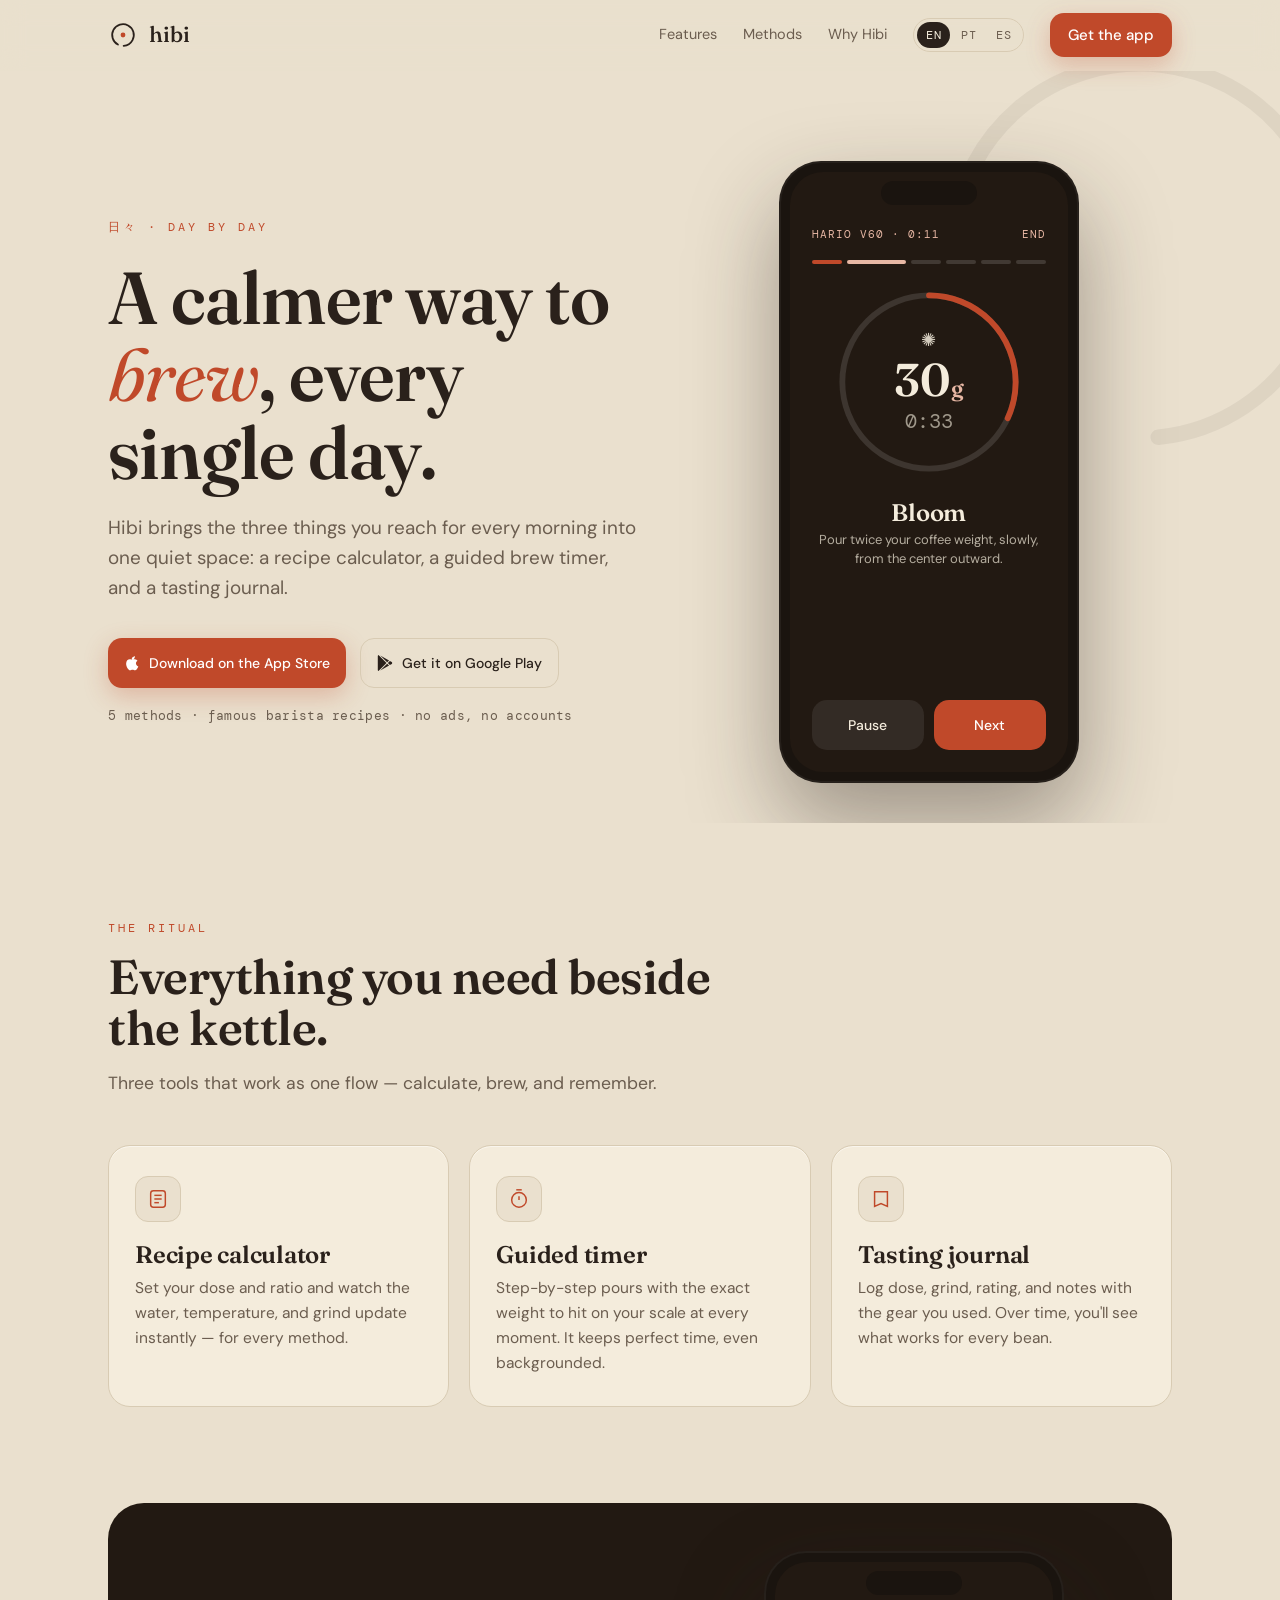
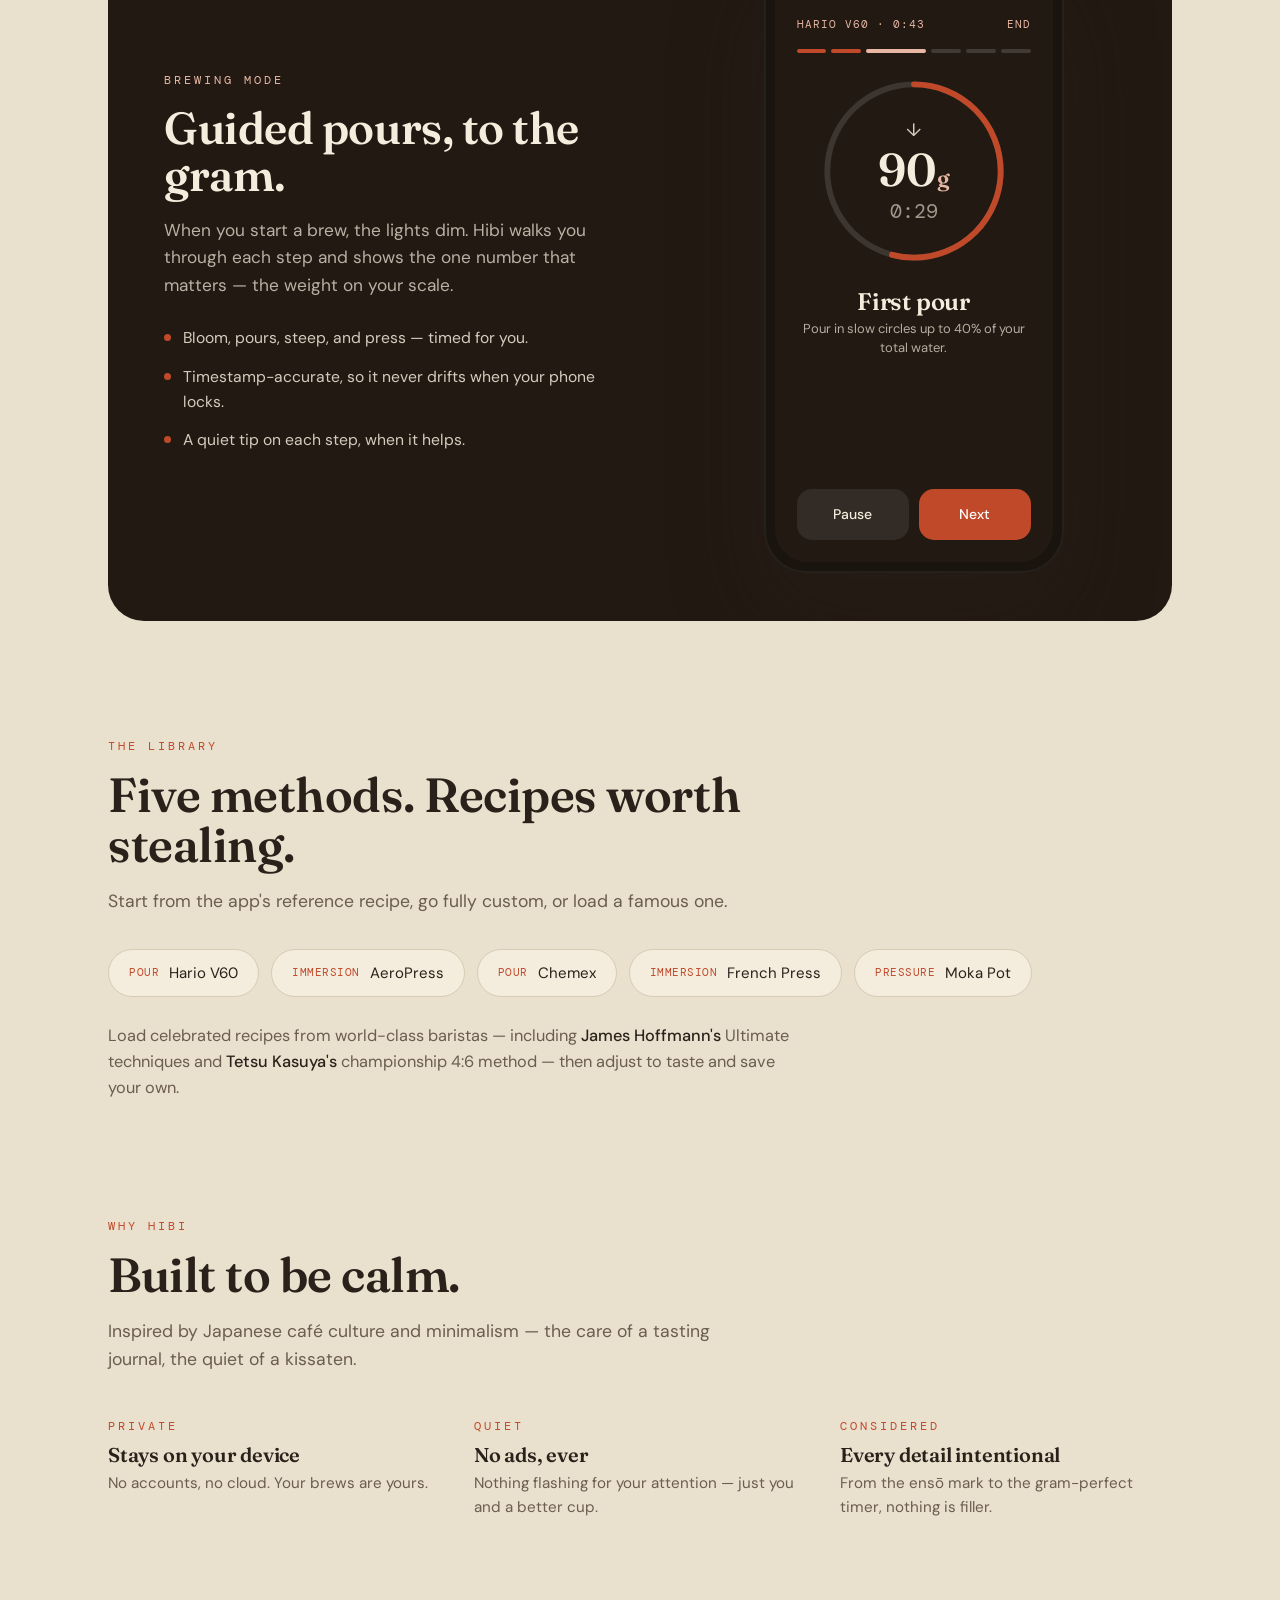
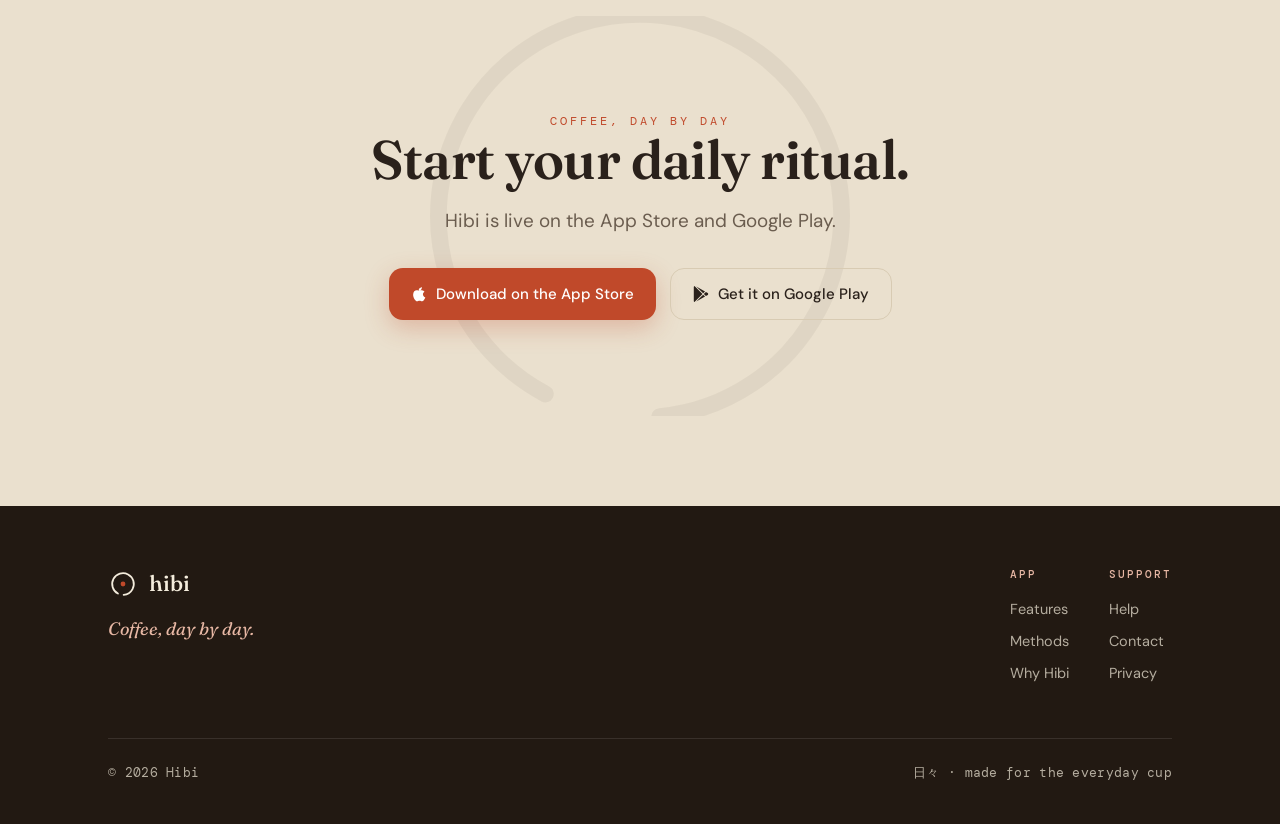
<file: index.html>
<!DOCTYPE html>
<html lang="en">
<head>
<meta charset="UTF-8">
<meta name="viewport" content="width=device-width, initial-scale=1.0">
<title>Hibi — Coffee, day by day</title>
<meta name="description" content="Hibi is a calm companion for your daily coffee ritual — a recipe calculator, a guided brew timer, and a tasting journal.">
<!-- Replace BASE_URL with your live address, e.g. https://USERNAME.github.io/hibi (or your custom domain). og:image must be an ABSOLUTE url. -->
<meta property="og:title" content="Hibi — Coffee, day by day">
<meta property="og:description" content="A calm companion for your daily coffee ritual — recipe calculator, guided brew timer, and tasting journal.">
<meta property="og:image" content="BASE_URL/hibi-og.png">
<meta property="og:type" content="website">
<meta property="og:url" content="BASE_URL/">
<meta name="twitter:card" content="summary_large_image">
<meta name="twitter:title" content="Hibi — Coffee, day by day">
<meta name="twitter:description" content="A calm companion for your daily coffee ritual.">
<meta name="twitter:image" content="BASE_URL/hibi-og.png">
<link rel="icon" type="image/png" href="favicon.png">
<link rel="apple-touch-icon" href="apple-touch-icon.png">
<!-- Google tag (gtag.js) -->
<script async src="https://www.googletagmanager.com/gtag/js?id=G-5S2B1TNDSS"></script>
<script>
  window.dataLayer = window.dataLayer || [];
  function gtag(){dataLayer.push(arguments);}
  gtag('js', new Date());

  gtag('config', 'G-5S2B1TNDSS');
</script>
<style>
@import url('https://fonts.googleapis.com/css2?family=Fraunces:ital,opsz,wght@0,9..144,300;0,9..144,400;0,9..144,500;0,9..144,600;1,9..144,400&family=DM+Mono:wght@400;500&family=DM+Sans:wght@400;500&display=swap');
:root{
  --paper:#EAE0CE;--card:#F4ECDC;--ink:#2A211B;--ink-soft:#6B5D4F;
  --line:#D8CBB3;--ember:#C0492A;--ember-soft:#E7B7A4;--espresso:#221912;--cream:#F4ECDC;--max:1120px;}
*{margin:0;padding:0;box-sizing:border-box;}
html{scroll-behavior:smooth;}
body{background:var(--paper);color:var(--ink);font-family:'DM Sans',sans-serif;line-height:1.6;-webkit-font-smoothing:antialiased;overflow-x:hidden;}
.wrap{max-width:var(--max);margin:0 auto;padding:0 28px;}
a{color:inherit;text-decoration:none;}
.eyebrow{font-family:'DM Mono',monospace;font-size:12px;letter-spacing:3px;text-transform:uppercase;color:var(--ember);}
h1,h2,h3{font-family:'Fraunces',serif;font-weight:600;line-height:1.05;letter-spacing:-.01em;}
.lead{font-size:1.18rem;color:var(--ink-soft);max-width:46ch;}
.reveal{opacity:0;transform:translateY(16px);transition:opacity .7s ease,transform .7s ease;}
.reveal.in{opacity:1;transform:none;}
nav{position:sticky;top:0;z-index:50;background:rgba(234,224,206,.82);backdrop-filter:blur(12px);border-bottom:1px solid transparent;transition:border-color .3s;}
nav.scrolled{border-color:var(--line);}
.nav-in{display:flex;align-items:center;justify-content:space-between;height:70px;}
.brand{display:flex;align-items:center;gap:11px;font-family:'Fraunces',serif;font-size:22px;font-weight:500;}
.brand svg{width:30px;height:30px;}
.nav-links{display:flex;align-items:center;gap:26px;font-size:14.5px;color:var(--ink-soft);}
.nav-links a:hover{color:var(--ink);}
.btn{display:inline-flex;align-items:center;gap:9px;font-family:'DM Sans',sans-serif;font-weight:500;font-size:15px;padding:13px 22px;border-radius:14px;cursor:pointer;border:none;transition:.2s;}
.btn-primary{background:var(--ember);color:#fff;box-shadow:0 8px 24px rgba(192,73,42,.28);}
.btn-primary:hover{transform:translateY(-2px);box-shadow:0 12px 30px rgba(192,73,42,.36);}
.btn-ghost{color:var(--ink);border:1px solid var(--line);background:transparent;}
.btn-ghost:hover{background:var(--card);}
.nav-links .btn{padding:10px 18px;}
.lang{display:flex;gap:2px;align-items:center;border:1px solid var(--line);border-radius:999px;padding:3px;}
.lang button{background:none;border:none;cursor:pointer;color:var(--ink-soft);padding:5px 9px;border-radius:999px;font-family:'DM Mono',monospace;font-size:12px;letter-spacing:.5px;}
.lang button.on{background:var(--ink);color:var(--cream);}
@media(max-width:760px){.nav-links a:not(.btn){display:none;}.nav-links{gap:14px;}}
.hero{position:relative;padding:90px 0 40px;overflow:hidden;}
.hero-grid{display:grid;grid-template-columns:1.05fr .95fr;gap:40px;align-items:center;}
.hero h1{font-size:clamp(2.7rem,6vw,4.6rem);margin:22px 0 22px;}
.hero h1 .em{font-style:italic;font-weight:400;color:var(--ember);}
.hero .cta-row{display:flex;gap:14px;margin-top:34px;flex-wrap:wrap;}
.hero .cta-row .btn,.final .cta-row .btn{white-space:nowrap;}
.hero-note{margin-top:18px;font-family:'DM Mono',monospace;font-size:12.5px;color:var(--ink-soft);letter-spacing:.3px;}
.enso-ghost{position:absolute;right:-120px;top:-80px;width:520px;height:520px;opacity:.06;pointer-events:none;}
@media(max-width:860px){.hero-grid{grid-template-columns:1fr;gap:10px;}.hero{padding-top:64px;}.phone-wrap{margin:18px auto 0;}}
@media(min-width:861px){.hero .cta-row,.final .cta-row{flex-wrap:nowrap;}.hero .cta-row .btn{font-size:14px;padding:13px 16px;}}
.phone-wrap{display:flex;justify-content:center;}
.phone{width:300px;background:#1a140f;border-radius:42px;padding:11px;box-shadow:0 40px 90px rgba(42,33,27,.4),inset 0 0 0 2px rgba(255,255,255,.05);position:relative;}
.phone::before{content:"";position:absolute;top:20px;left:50%;transform:translateX(-50%);width:96px;height:24px;background:#1a140f;border-radius:14px;z-index:3;}
.screen{border-radius:33px;overflow:hidden;height:600px;position:relative;}
.screen.dark{background:var(--espresso);}
.tmr{padding:54px 22px 22px;height:100%;display:flex;flex-direction:column;color:var(--cream);}
.tmr-head{display:flex;justify-content:space-between;font-family:'DM Mono',monospace;font-size:11px;letter-spacing:1px;color:var(--ember-soft);}
.dots{display:flex;gap:5px;margin:16px 0 0;}
.dots i{height:4px;border-radius:2px;flex:1;background:rgba(255,255,255,.14);}
.dots i.on{background:var(--ember);}.dots i.cur{background:var(--ember-soft);flex:2;}
.ring-box{position:relative;display:flex;align-items:center;justify-content:center;margin:18px auto 0;}
.ring-box svg{width:200px;height:200px;}
.ring-center{position:absolute;text-align:center;}
.ring-center .glyph{font-size:18px;opacity:.85;margin-bottom:2px;}
.ring-center .g{font-family:'Fraunces',serif;font-weight:600;font-size:46px;line-height:1;color:var(--cream);}
.ring-center .g small{font-size:22px;color:var(--ember-soft);}
.ring-center .t{font-family:'DM Mono',monospace;font-size:20px;color:rgba(244,236,220,.6);margin-top:2px;}
.tmr-step{text-align:center;margin-top:18px;}
.tmr-step h3{font-size:24px;color:var(--cream);}
.tmr-step p{font-size:13px;color:rgba(244,236,220,.7);margin-top:6px;line-height:1.45;}
.tmr-ctrls{margin-top:auto;display:flex;gap:10px;}
.tmr-ctrls .b{flex:1;text-align:center;border-radius:15px;padding:14px;font-size:14px;font-weight:500;}
.tmr-ctrls .pause{background:rgba(255,255,255,.08);color:var(--cream);}
.tmr-ctrls .next{background:var(--ember);color:#fff;}
section{padding:96px 0;}
.sec-head{max-width:640px;}
.sec-head h2{font-size:clamp(2rem,4.5vw,3rem);margin:14px 0 16px;}
.sec-head p{font-size:1.1rem;color:var(--ink-soft);}
.features{display:grid;grid-template-columns:repeat(3,1fr);gap:20px;margin-top:48px;}
.feat{background:var(--card);border:1px solid var(--line);border-radius:22px;padding:30px 26px;box-shadow:inset 0 1px 0 rgba(255,255,255,.5);}
.feat .ic{width:46px;height:46px;display:flex;align-items:center;justify-content:center;border-radius:13px;background:var(--paper);border:1px solid var(--line);margin-bottom:20px;color:var(--ember);}
.feat h3{font-size:1.5rem;margin-bottom:9px;}
.feat p{font-size:.97rem;color:var(--ink-soft);}
@media(max-width:820px){.features{grid-template-columns:1fr;}}
.band{background:var(--espresso);color:var(--cream);border-radius:36px;overflow:hidden;}
.band-grid{display:grid;grid-template-columns:1fr 1fr;gap:30px;align-items:center;}
.band-copy{padding:72px 16px 72px 56px;}
.band-copy .eyebrow{color:var(--ember-soft);}
.band-copy h2{color:var(--cream);font-size:clamp(2rem,4vw,2.8rem);margin:14px 0 18px;}
.band-copy p{color:rgba(244,236,220,.72);font-size:1.08rem;max-width:42ch;}
.band-list{margin-top:26px;display:flex;flex-direction:column;gap:13px;}
.band-list div{display:flex;gap:12px;align-items:flex-start;font-size:.98rem;color:rgba(244,236,220,.85);}
.band-list .dot{width:7px;height:7px;border-radius:50%;background:var(--ember);margin-top:9px;flex:none;}
.band-phone{display:flex;justify-content:center;padding:48px 0;}
@media(max-width:860px){.band-grid{grid-template-columns:1fr;}.band-copy{padding:56px 32px 10px;}}
.methods{display:flex;flex-wrap:wrap;gap:12px;margin-top:34px;}
.m-chip{border:1px solid var(--line);background:var(--card);border-radius:999px;padding:11px 20px;font-size:15px;display:flex;align-items:center;gap:10px;}
.m-chip .k{font-family:'DM Mono',monospace;font-size:11px;color:var(--ember);letter-spacing:.5px;}
.recipes-note{margin-top:26px;font-size:1.02rem;color:var(--ink-soft);max-width:62ch;}
.recipes-note b{color:var(--ink);font-weight:500;}
.ethos{display:grid;grid-template-columns:repeat(3,1fr);gap:34px;margin-top:44px;}
.ethos .e .eyebrow{margin-bottom:8px;}
.ethos .e h3{font-size:1.25rem;margin-bottom:6px;}
.ethos .e p{font-size:.95rem;color:var(--ink-soft);}
@media(max-width:760px){.ethos{grid-template-columns:1fr;gap:26px;}}
.final{text-align:center;position:relative;overflow:hidden;}
.final .enso-ghost{left:50%;top:50%;transform:translate(-50%,-50%);right:auto;width:560px;height:560px;opacity:.05;}
.final h2{font-size:clamp(2.2rem,5vw,3.4rem);margin-bottom:18px;position:relative;}
.final p{position:relative;}
.final .cta-row{position:relative;justify-content:center;display:flex;gap:14px;margin-top:32px;flex-wrap:wrap;}
footer{background:var(--espresso);color:rgba(244,236,220,.7);padding:60px 0 40px;margin-top:90px;}
.foot-in{display:flex;justify-content:space-between;align-items:flex-start;gap:30px;flex-wrap:wrap;}
.foot-brand{display:flex;align-items:center;gap:11px;font-family:'Fraunces',serif;font-size:22px;color:var(--cream);font-weight:500;}
.foot-brand svg{width:30px;height:30px;}
.foot-links{display:flex;gap:40px;flex-wrap:wrap;}
.foot-col h4{font-family:'DM Mono',monospace;font-size:11px;letter-spacing:2px;text-transform:uppercase;color:var(--ember-soft);margin-bottom:14px;font-weight:500;}
.foot-col a{display:block;font-size:14.5px;margin-bottom:9px;color:rgba(244,236,220,.7);}
.foot-col a:hover{color:var(--cream);}
.foot-bottom{margin-top:44px;padding-top:24px;border-top:1px solid rgba(255,255,255,.1);display:flex;justify-content:space-between;font-size:13px;flex-wrap:wrap;gap:10px;font-family:'DM Mono',monospace;letter-spacing:.3px;}
.apple{width:16px;height:16px;}
.gplay{width:16px;height:16px;}
</style>
</head>
<body>

<nav id="nav"><div class="wrap nav-in">
  <a class="brand" href="#top">
    <svg viewBox="0 0 100 100"><circle cx="50" cy="50" r="36" fill="none" stroke="#2A211B" stroke-width="6" stroke-linecap="round" stroke-dasharray="205 226" transform="rotate(118 50 50)"/><circle cx="50" cy="50" r="8" fill="#C0492A"/></svg>
    hibi
  </a>
  <div class="nav-links">
    <a href="#features" data-i18n="nav.features">Features</a>
    <a href="#methods" data-i18n="nav.methods">Methods</a>
    <a href="#ethos" data-i18n="nav.why">Why Hibi</a>
    <div class="lang" id="lang">
      <button data-lang="en">EN</button><button data-lang="pt">PT</button><button data-lang="es">ES</button>
    </div>
    <a href="https://apps.apple.com/us/app/hibi-coffee/id6777726629" target="_blank" rel="noopener" class="btn btn-primary" data-i18n="nav.get">Get the app</a>
  </div>
</div></nav>

<header class="hero" id="top">
  <svg class="enso-ghost" viewBox="0 0 100 100"><circle cx="50" cy="50" r="36" fill="none" stroke="#2A211B" stroke-width="3" stroke-linecap="round" stroke-dasharray="205 226" transform="rotate(118 50 50)"/></svg>
  <div class="wrap hero-grid">
    <div>
      <div class="eyebrow reveal" data-i18n="hero.eyebrow">日々 · day by day</div>
      <h1 class="reveal" data-i18n-html="hero.h1">A calmer way to <span class="em">brew</span>, every single day.</h1>
      <p class="lead reveal" data-i18n="hero.lead">Hibi brings the three things you reach for every morning into one quiet space: a recipe calculator, a guided brew timer, and a tasting journal.</p>
      <div class="cta-row reveal">
        <a href="https://apps.apple.com/us/app/hibi-coffee/id6777726629" target="_blank" rel="noopener" class="btn btn-primary"><svg class="apple" viewBox="0 0 384 512" fill="currentColor"><path d="M318.7 268c-.2-37 16.4-65 50-85.6-18.8-26.9-47.2-41.7-84.7-44.6-35.5-2.8-74.3 20.7-88.5 20.7-15 0-49.4-19.7-76.4-19.7C63.3 139.5 4 184.8 4 276.4c0 27.1 5 55.1 14.9 84 13.3 38 61.3 131.4 111.4 129.9 26.2-.6 44.7-18.6 78.8-18.6 33.1 0 50.2 18.6 78.8 18.6 50.5-.7 93.9-85.6 106.5-123.7-67.7-31.9-75.7-93.5-75.7-98.6zM256.6 116.7c30.3-36 27.5-68.8 26.6-80.7-26.7 1.5-57.5 18.2-75.1 38.7-19.4 21.9-30.8 49-28.3 80.1 28.9 2.2 55.2-12.6 76.8-38.1z"/></svg><span data-i18n="cta.appstore">Download on the App Store</span></a>
        <a href="https://play.google.com/store/apps/details?id=com.drdpedroso.hibbicoffee" target="_blank" rel="noopener" class="btn btn-ghost">
          <svg class="gplay" viewBox="0 0 512 512" fill="currentColor"><path d="M325.3 234.3 104.6 13l280.8 161.2zM47 0C34 6.8 25.3 19.2 25.3 35.3v441.3c0 16.1 8.7 28.5 21.7 35.3l256.6-256zm425.2 225.6-58.9-34.1-65.7 64.5 65.7 64.5 60.1-34.1c18-14.3 18-46.5-1.2-60.8zM104.6 499l280.8-161.2-60.1-60.1z"/></svg>
          <span data-i18n="cta.googleplay">Get it on Google Play</span>
        </a>
      </div>
      <div class="hero-note reveal" data-i18n="hero.note">5 methods · famous barista recipes · no ads, no accounts</div>
    </div>
    <div class="phone-wrap reveal"><div class="phone"><div class="screen dark">
      <div class="tmr">
        <div class="tmr-head"><span>HARIO V60 · 0:11</span><span data-i18n="ui.end">END</span></div>
        <div class="dots"><i class="on"></i><i class="cur"></i><i></i><i></i><i></i><i></i></div>
        <div class="ring-box">
          <svg viewBox="0 0 240 240"><circle cx="120" cy="120" r="104" fill="none" stroke="rgba(255,255,255,.12)" stroke-width="7"/><circle cx="120" cy="120" r="104" fill="none" stroke="#C0492A" stroke-width="7" stroke-linecap="round" stroke-dasharray="653" stroke-dashoffset="445" transform="rotate(-90 120 120)"/></svg>
          <div class="ring-center"><div class="glyph">✺</div><div class="g">30<small>g</small></div><div class="t">0:33</div></div>
        </div>
        <div class="tmr-step"><h3 data-i18n="step.bloom">Bloom</h3><p data-i18n="step.bloom.desc">Pour twice your coffee weight, slowly, from the center outward.</p></div>
        <div class="tmr-ctrls"><div class="b pause" data-i18n="ui.pause">Pause</div><div class="b next" data-i18n="ui.next">Next</div></div>
      </div>
    </div></div></div>
  </div>
</header>

<section id="features"><div class="wrap">
  <div class="sec-head reveal">
    <div class="eyebrow" data-i18n="feat.eyebrow">The ritual</div>
    <h2 data-i18n="feat.h2">Everything you need beside the kettle.</h2>
    <p data-i18n="feat.sub">Three tools that work as one flow — calculate, brew, and remember.</p>
  </div>
  <div class="features">
    <div class="feat reveal">
      <div class="ic"><svg width="22" height="22" viewBox="0 0 24 24" fill="none" stroke="currentColor" stroke-width="1.6"><rect x="4" y="3" width="16" height="18" rx="3"/><line x1="8" y1="8" x2="16" y2="8"/><line x1="8" y1="12" x2="16" y2="12"/><line x1="8" y1="16" x2="13" y2="16"/></svg></div>
      <h3 data-i18n="feat1.h3">Recipe calculator</h3>
      <p data-i18n="feat1.p">Set your dose and ratio and watch the water, temperature, and grind update instantly — for every method.</p>
    </div>
    <div class="feat reveal">
      <div class="ic"><svg width="22" height="22" viewBox="0 0 24 24" fill="none" stroke="currentColor" stroke-width="1.6"><circle cx="12" cy="13" r="8"/><line x1="12" y1="13" x2="12" y2="9"/><line x1="9" y1="2" x2="15" y2="2"/></svg></div>
      <h3 data-i18n="feat2.h3">Guided timer</h3>
      <p data-i18n="feat2.p">Step-by-step pours with the exact weight to hit on your scale at every moment. It keeps perfect time, even backgrounded.</p>
    </div>
    <div class="feat reveal">
      <div class="ic"><svg width="22" height="22" viewBox="0 0 24 24" fill="none" stroke="currentColor" stroke-width="1.6"><path d="M5 4h14v16l-7-3-7 3z"/></svg></div>
      <h3 data-i18n="feat3.h3">Tasting journal</h3>
      <p data-i18n="feat3.p">Log dose, grind, rating, and notes with the gear you used. Over time, you'll see what works for every bean.</p>
    </div>
  </div>
</div></section>

<section style="padding-top:0;"><div class="wrap"><div class="band reveal"><div class="band-grid">
  <div class="band-copy">
    <div class="eyebrow" data-i18n="band.eyebrow">Brewing mode</div>
    <h2 data-i18n="band.h2">Guided pours, to the gram.</h2>
    <p data-i18n="band.p">When you start a brew, the lights dim. Hibi walks you through each step and shows the one number that matters — the weight on your scale.</p>
    <div class="band-list">
      <div><span class="dot"></span><span data-i18n="band.li1">Bloom, pours, steep, and press — timed for you.</span></div>
      <div><span class="dot"></span><span data-i18n="band.li2">Timestamp-accurate, so it never drifts when your phone locks.</span></div>
      <div><span class="dot"></span><span data-i18n="band.li3">A quiet tip on each step, when it helps.</span></div>
    </div>
  </div>
  <div class="band-phone"><div class="phone"><div class="screen dark">
    <div class="tmr">
      <div class="tmr-head"><span>HARIO V60 · 0:43</span><span data-i18n="ui.end">END</span></div>
      <div class="dots"><i class="on"></i><i class="on"></i><i class="cur"></i><i></i><i></i><i></i></div>
      <div class="ring-box">
        <svg viewBox="0 0 240 240"><circle cx="120" cy="120" r="104" fill="none" stroke="rgba(255,255,255,.12)" stroke-width="7"/><circle cx="120" cy="120" r="104" fill="none" stroke="#C0492A" stroke-width="7" stroke-linecap="round" stroke-dasharray="653" stroke-dashoffset="300" transform="rotate(-90 120 120)"/></svg>
        <div class="ring-center"><div class="glyph">↓</div><div class="g">90<small>g</small></div><div class="t">0:29</div></div>
      </div>
      <div class="tmr-step"><h3 data-i18n="step.first">First pour</h3><p data-i18n="step.first.desc">Pour in slow circles up to 40% of your total water.</p></div>
      <div class="tmr-ctrls"><div class="b pause" data-i18n="ui.pause">Pause</div><div class="b next" data-i18n="ui.next">Next</div></div>
    </div>
  </div></div></div>
</div></div></div></section>

<section id="methods" style="padding-top:20px;"><div class="wrap">
  <div class="sec-head reveal">
    <div class="eyebrow" data-i18n="methods.eyebrow">The library</div>
    <h2 data-i18n="methods.h2">Five methods. Recipes worth stealing.</h2>
    <p data-i18n="methods.sub">Start from the app's reference recipe, go fully custom, or load a famous one.</p>
  </div>
  <div class="methods reveal">
    <div class="m-chip"><span class="k" data-i18n="chip.pour">POUR</span> Hario V60</div>
    <div class="m-chip"><span class="k" data-i18n="chip.immersion">IMMERSION</span> AeroPress</div>
    <div class="m-chip"><span class="k" data-i18n="chip.pour">POUR</span> Chemex</div>
    <div class="m-chip"><span class="k" data-i18n="chip.immersion">IMMERSION</span> French Press</div>
    <div class="m-chip"><span class="k" data-i18n="chip.pressure">PRESSURE</span> Moka Pot</div>
  </div>
  <p class="recipes-note reveal" data-i18n-html="recipes.note">Load celebrated recipes from world-class baristas — including <b>James Hoffmann's</b> Ultimate techniques and <b>Tetsu Kasuya's</b> championship 4:6 method — then adjust to taste and save your own.</p>
</div></section>

<section id="ethos" style="padding-top:20px;"><div class="wrap">
  <div class="sec-head reveal">
    <div class="eyebrow" data-i18n="ethos.eyebrow">Why Hibi</div>
    <h2 data-i18n="ethos.h2">Built to be calm.</h2>
    <p data-i18n="ethos.sub">Inspired by Japanese café culture and minimalism — the care of a tasting journal, the quiet of a kissaten.</p>
  </div>
  <div class="ethos">
    <div class="e reveal"><div class="eyebrow" data-i18n="ethos1.k">Private</div><h3 data-i18n="ethos1.h3">Stays on your device</h3><p data-i18n="ethos1.p">No accounts, no cloud. Your brews are yours.</p></div>
    <div class="e reveal"><div class="eyebrow" data-i18n="ethos2.k">Quiet</div><h3 data-i18n="ethos2.h3">No ads, ever</h3><p data-i18n="ethos2.p">Nothing flashing for your attention — just you and a better cup.</p></div>
    <div class="e reveal"><div class="eyebrow" data-i18n="ethos3.k">Considered</div><h3 data-i18n="ethos3.h3">Every detail intentional</h3><p data-i18n="ethos3.p">From the ensō mark to the gram-perfect timer, nothing is filler.</p></div>
  </div>
</div></section>

<section class="final" id="get">
  <svg class="enso-ghost" viewBox="0 0 100 100"><circle cx="50" cy="50" r="36" fill="none" stroke="#2A211B" stroke-width="3" stroke-linecap="round" stroke-dasharray="205 226" transform="rotate(118 50 50)"/></svg>
  <div class="wrap">
    <div class="eyebrow reveal" data-i18n="final.eyebrow">Coffee, day by day</div>
    <h2 class="reveal" data-i18n="final.h2">Start your daily ritual.</h2>
    <p class="lead reveal" style="margin:0 auto;" data-i18n="final.p">Hibi is live on the App Store and Google Play.</p>
    <div class="cta-row reveal"><a href="https://apps.apple.com/us/app/hibi-coffee/id6777726629" target="_blank" rel="noopener" class="btn btn-primary"><svg class="apple" viewBox="0 0 384 512" fill="currentColor"><path d="M318.7 268c-.2-37 16.4-65 50-85.6-18.8-26.9-47.2-41.7-84.7-44.6-35.5-2.8-74.3 20.7-88.5 20.7-15 0-49.4-19.7-76.4-19.7C63.3 139.5 4 184.8 4 276.4c0 27.1 5 55.1 14.9 84 13.3 38 61.3 131.4 111.4 129.9 26.2-.6 44.7-18.6 78.8-18.6 33.1 0 50.2 18.6 78.8 18.6 50.5-.7 93.9-85.6 106.5-123.7-67.7-31.9-75.7-93.5-75.7-98.6zM256.6 116.7c30.3-36 27.5-68.8 26.6-80.7-26.7 1.5-57.5 18.2-75.1 38.7-19.4 21.9-30.8 49-28.3 80.1 28.9 2.2 55.2-12.6 76.8-38.1z"/></svg><span data-i18n="cta.appstore">Download on the App Store</span></a><a href="https://play.google.com/store/apps/details?id=com.drdpedroso.hibbicoffee" target="_blank" rel="noopener" class="btn btn-ghost"><svg class="gplay" viewBox="0 0 512 512" fill="currentColor"><path d="M325.3 234.3 104.6 13l280.8 161.2zM47 0C34 6.8 25.3 19.2 25.3 35.3v441.3c0 16.1 8.7 28.5 21.7 35.3l256.6-256zm425.2 225.6-58.9-34.1-65.7 64.5 65.7 64.5 60.1-34.1c18-14.3 18-46.5-1.2-60.8zM104.6 499l280.8-161.2-60.1-60.1z"/></svg><span data-i18n="cta.googleplay">Get it on Google Play</span></a></div>
  </div>
</section>

<footer><div class="wrap">
  <div class="foot-in">
    <div>
      <div class="foot-brand"><svg viewBox="0 0 100 100"><circle cx="50" cy="50" r="36" fill="none" stroke="#F4ECDC" stroke-width="6" stroke-linecap="round" stroke-dasharray="205 226" transform="rotate(118 50 50)"/><circle cx="50" cy="50" r="8" fill="#C0492A"/></svg>hibi</div>
      <p style="margin-top:14px;font-family:'Fraunces',serif;font-style:italic;font-size:18px;color:var(--ember-soft);" data-i18n="foot.tagline">Coffee, day by day.</p>
    </div>
    <div class="foot-links">
      <div class="foot-col"><h4 data-i18n="foot.app">App</h4>
        <a href="#features" data-i18n="nav.features">Features</a>
        <a href="#methods" data-i18n="nav.methods">Methods</a>
        <a href="#ethos" data-i18n="nav.why">Why Hibi</a></div>
      <div class="foot-col"><h4 data-i18n="foot.support">Support</h4>
        <a href="support.html" data-i18n="foot.help">Help</a>
        <a href="mailto:hello@hibicoffee.app" data-i18n="foot.contact">Contact</a>
        <a href="privacy.html" data-i18n="foot.privacy">Privacy</a></div>
    </div>
  </div>
  <div class="foot-bottom"><span>© 2026 Hibi</span><span data-i18n="foot.made">日々 · made for the everyday cup</span></div>
</div></footer>

<script>
const i18n={
 en:{title:"Hibi — Coffee, day by day",meta:"Hibi is a calm companion for your daily coffee ritual — a recipe calculator, a guided brew timer, and a tasting journal.",
  "nav.features":"Features","nav.methods":"Methods","nav.why":"Why Hibi","nav.get":"Get the app",
  "hero.eyebrow":"日々 · day by day","hero.h1":'A calmer way to <span class="em">brew</span>, every single day.',
  "hero.lead":"Hibi brings the three things you reach for every morning into one quiet space: a recipe calculator, a guided brew timer, and a tasting journal.",
   "hero.cta.soon":"Coming soon","hero.cta.how":"See how it works","cta.appstore":"Download on the App Store","cta.googleplay":"Get it on Google Play","hero.note":"5 methods · famous barista recipes · no ads, no accounts",
  "ui.end":"END","ui.pause":"Pause","ui.next":"Next",
  "step.bloom":"Bloom","step.bloom.desc":"Pour twice your coffee weight, slowly, from the center outward.",
  "step.first":"First pour","step.first.desc":"Pour in slow circles up to 40% of your total water.",
  "feat.eyebrow":"The ritual","feat.h2":"Everything you need beside the kettle.","feat.sub":"Three tools that work as one flow — calculate, brew, and remember.",
  "feat1.h3":"Recipe calculator","feat1.p":"Set your dose and ratio and watch the water, temperature, and grind update instantly — for every method.",
  "feat2.h3":"Guided timer","feat2.p":"Step-by-step pours with the exact weight to hit on your scale at every moment. It keeps perfect time, even backgrounded.",
  "feat3.h3":"Tasting journal","feat3.p":"Log dose, grind, rating, and notes with the gear you used. Over time, you'll see what works for every bean.",
  "band.eyebrow":"Brewing mode","band.h2":"Guided pours, to the gram.","band.p":"When you start a brew, the lights dim. Hibi walks you through each step and shows the one number that matters — the weight on your scale.",
  "band.li1":"Bloom, pours, steep, and press — timed for you.","band.li2":"Timestamp-accurate, so it never drifts when your phone locks.","band.li3":"A quiet tip on each step, when it helps.",
  "methods.eyebrow":"The library","methods.h2":"Five methods. Recipes worth stealing.","methods.sub":"Start from the app's reference recipe, go fully custom, or load a famous one.",
  "chip.pour":"POUR","chip.immersion":"IMMERSION","chip.pressure":"PRESSURE",
  "recipes.note":"Load celebrated recipes from world-class baristas — including <b>James Hoffmann's</b> Ultimate techniques and <b>Tetsu Kasuya's</b> championship 4:6 method — then adjust to taste and save your own.",
  "ethos.eyebrow":"Why Hibi","ethos.h2":"Built to be calm.","ethos.sub":"Inspired by Japanese café culture and minimalism — the care of a tasting journal, the quiet of a kissaten.",
   "ethos1.k":"Private","ethos1.h3":"Stays on your device","ethos1.p":"No accounts, no cloud. Your brews are yours.",
  "ethos2.k":"Quiet","ethos2.h3":"No ads, ever","ethos2.p":"Nothing flashing for your attention — just you and a better cup.",
  "ethos3.k":"Considered","ethos3.h3":"Every detail intentional","ethos3.p":"From the ensō mark to the gram-perfect timer, nothing is filler.",
   "final.eyebrow":"Coffee, day by day","final.h2":"Start your daily ritual.","final.p":"Hibi is live on the App Store and Google Play.","final.cta":"Download on the App Store",
  "foot.tagline":"Coffee, day by day.","foot.app":"App","foot.support":"Support","foot.help":"Help","foot.contact":"Contact","foot.privacy":"Privacy","foot.made":"日々 · made for the everyday cup"},
 pt:{title:"Hibi — Café, dia após dia",meta:"O Hibi é um companheiro tranquilo para o seu ritual diário de café — calculadora de receitas, timer de preparo guiado e diário de degustação.",
  "nav.features":"Recursos","nav.methods":"Métodos","nav.why":"Por que Hibi","nav.get":"Baixar o app",
  "hero.eyebrow":"日々 · dia após dia","hero.h1":'Um jeito mais calmo de <span class="em">preparar</span> café, todo dia.',
  "hero.lead":"O Hibi reúne as três ferramentas que você usa toda manhã em um só lugar: uma calculadora de receitas, um timer de preparo guiado e um diário de degustação.",
   "hero.cta.soon":"Em breve","hero.cta.how":"Veja como funciona","cta.appstore":"Baixar na App Store","cta.googleplay":"Baixar no Google Play","hero.note":"5 métodos · receitas de baristas famosos · sem anúncios, sem contas",
  "ui.end":"FIM","ui.pause":"Pausar","ui.next":"Próximo",
  "step.bloom":"Pré-infusão","step.bloom.desc":"Despeje o dobro do peso do café, devagar, do centro para fora.",
  "step.first":"1º despejo","step.first.desc":"Despeje em círculos lentos até 40% da água total.",
  "feat.eyebrow":"O ritual","feat.h2":"Tudo o que você precisa ao lado da chaleira.","feat.sub":"Três ferramentas em um só fluxo — calcular, preparar e registrar.",
  "feat1.h3":"Calculadora de receitas","feat1.p":"Defina a dose e a proporção e veja água, temperatura e moagem se ajustarem na hora — para cada método.",
  "feat2.h3":"Timer guiado","feat2.p":"Despejos passo a passo com o peso exato para atingir na balança a cada momento. Mantém o tempo certo mesmo com o app minimizado.",
  "feat3.h3":"Diário de degustação","feat3.p":"Registre dose, moagem, nota e comentários com os equipamentos usados. Com o tempo, você descobre o que funciona para cada grão.",
  "band.eyebrow":"Modo de preparo","band.h2":"Despejos guiados, até a grama.","band.p":"Quando você começa, as luzes diminuem. O Hibi conduz cada etapa e mostra o único número que importa — o peso na balança.",
  "band.li1":"Pré-infusão, despejos, infusão e prensagem — cronometrados para você.","band.li2":"Preciso mesmo com a tela bloqueada.","band.li3":"Uma dica discreta em cada etapa, quando ajuda.",
  "methods.eyebrow":"A biblioteca","methods.h2":"Cinco métodos. Receitas que vale copiar.","methods.sub":"Comece pela receita de referência do app, personalize tudo ou carregue uma famosa.",
  "chip.pour":"COADO","chip.immersion":"IMERSÃO","chip.pressure":"PRESSÃO",
  "recipes.note":"Carregue receitas consagradas dos melhores baristas do mundo — incluindo as técnicas Ultimate de <b>James Hoffmann</b> e o método 4:6 do campeão <b>Tetsu Kasuya</b> — depois ajuste ao seu gosto e salve as suas.",
  "ethos.eyebrow":"Por que Hibi","ethos.h2":"Feito para ser calmo.","ethos.sub":"Inspirado na cultura dos cafés japoneses e no minimalismo — o cuidado de um diário de degustação, a calma de um kissaten.",
   "ethos1.k":"Privado","ethos1.h3":"Fica no seu aparelho","ethos1.p":"Sem contas, sem nuvem. Seus preparos são seus.",
  "ethos2.k":"Tranquilo","ethos2.h3":"Sem anúncios, nunca","ethos2.p":"Nada piscando para chamar sua atenção — só você e um café melhor.",
  "ethos3.k":"Cuidado","ethos3.h3":"Cada detalhe pensado","ethos3.p":"Do símbolo ensō ao timer preciso na grama, nada é supérfluo.",
   "final.eyebrow":"Café, dia após dia","final.h2":"Comece seu ritual diário.","final.p":"O Hibi já está na App Store e no Google Play.","final.cta":"Baixar na App Store",
  "foot.tagline":"Café, dia após dia.","foot.app":"App","foot.support":"Suporte","foot.help":"Ajuda","foot.contact":"Contato","foot.privacy":"Privacidade","foot.made":"日々 · feito para o café de todo dia"},
 es:{title:"Hibi — Café, día a día",meta:"Hibi es un compañero tranquilo para tu ritual diario de café — calculadora de recetas, temporizador de preparación guiada y diario de cata.",
  "nav.features":"Funciones","nav.methods":"Métodos","nav.why":"Por qué Hibi","nav.get":"Descargar app",
  "hero.eyebrow":"日々 · día a día","hero.h1":'Una forma más tranquila de <span class="em">preparar</span> café, cada día.',
  "hero.lead":"Hibi reúne las tres herramientas que usas cada mañana en un solo lugar: una calculadora de recetas, un temporizador de preparación guiada y un diario de cata.",
   "hero.cta.soon":"Próximamente","hero.cta.how":"Mira cómo funciona","cta.appstore":"Descargar en la App Store","cta.googleplay":"Descargar en Google Play","hero.note":"5 métodos · recetas de baristas famosos · sin anuncios, sin cuentas",
  "ui.end":"FIN","ui.pause":"Pausar","ui.next":"Siguiente",
  "step.bloom":"Preinfusión","step.bloom.desc":"Vierte el doble del peso del café, despacio, del centro hacia afuera.",
  "step.first":"Primer vertido","step.first.desc":"Vierte en círculos lentos hasta el 40% del agua total.",
  "feat.eyebrow":"El ritual","feat.h2":"Todo lo que necesitas junto al hervidor.","feat.sub":"Tres herramientas en un solo flujo: calcular, preparar y registrar.",
  "feat1.h3":"Calculadora de recetas","feat1.p":"Ajusta la dosis y la proporción y mira cómo el agua, la temperatura y la molienda se actualizan al instante, en cada método.",
  "feat2.h3":"Temporizador guiado","feat2.p":"Vertidos paso a paso con el peso exacto que debes alcanzar en la balanza en cada momento. Mantiene el tiempo exacto incluso en segundo plano.",
  "feat3.h3":"Diario de cata","feat3.p":"Registra dosis, molienda, calificación y notas con el equipo que usaste. Con el tiempo verás qué funciona para cada grano.",
  "band.eyebrow":"Modo preparación","band.h2":"Vertidos guiados, al gramo.","band.p":"Cuando empiezas, las luces bajan. Hibi te guía por cada paso y muestra el único número que importa: el peso en la balanza.",
  "band.li1":"Preinfusión, vertidos, infusión y prensado: cronometrados para ti.","band.li2":"Basado en la hora real, no se desfasa cuando se bloquea el teléfono.","band.li3":"Un consejo discreto en cada paso, cuando ayuda.",
  "methods.eyebrow":"La biblioteca","methods.h2":"Cinco métodos. Recetas que vale la pena copiar.","methods.sub":"Empieza con la receta de referencia de la app, personalízala o carga una famosa.",
  "chip.pour":"VERTIDO","chip.immersion":"INMERSIÓN","chip.pressure":"PRESIÓN",
  "recipes.note":"Carga recetas reconocidas de baristas de primer nivel — incluidas las técnicas Ultimate de <b>James Hoffmann</b> y el método 4:6 del campeón <b>Tetsu Kasuya</b> — y luego ajústalas a tu gusto y guarda las tuyas.",
  "ethos.eyebrow":"Por qué Hibi","ethos.h2":"Hecho para ser tranquilo.","ethos.sub":"Inspirado en la cultura de las cafeterías japonesas y el minimalismo — el cuidado de un diario de cata, la calma de un kissaten.",
   "ethos1.k":"Privado","ethos1.h3":"Se queda en tu dispositivo","ethos1.p":"Sin cuentas, sin nube. Tus preparaciones son tuyas.",
  "ethos2.k":"Tranquilo","ethos2.h3":"Sin anuncios, nunca","ethos2.p":"Nada que parpadee por tu atención: solo tú y una mejor taza.",
  "ethos3.k":"Cuidado","ethos3.h3":"Cada detalle intencional","ethos3.p":"Desde el símbolo ensō hasta el temporizador preciso al gramo, nada es relleno.",
   "final.eyebrow":"Café, día a día","final.h2":"Empieza tu ritual diario.","final.p":"Hibi ya está en la App Store y en Google Play.","final.cta":"Descargar en la App Store",
  "foot.tagline":"Café, día a día.","foot.app":"App","foot.support":"Soporte","foot.help":"Ayuda","foot.contact":"Contacto","foot.privacy":"Privacidad","foot.made":"日々 · hecho para el café de cada día"}
};
function setLang(l){
  const d=i18n[l]||i18n.en;
  document.documentElement.lang=(l==='pt'?'pt-BR':l);
  document.title=d.title;
  const m=document.querySelector('meta[name=description]'); if(m)m.setAttribute('content',d.meta);
  document.querySelectorAll('[data-i18n]').forEach(el=>{const k=el.getAttribute('data-i18n');if(d[k]!=null)el.textContent=d[k];});
  document.querySelectorAll('[data-i18n-html]').forEach(el=>{const k=el.getAttribute('data-i18n-html');if(d[k]!=null)el.innerHTML=d[k];});
  document.querySelectorAll('#lang button').forEach(b=>b.classList.toggle('on',b.dataset.lang===l));
}
setLang('en');
document.querySelectorAll('#lang button').forEach(b=>b.addEventListener('click',()=>setLang(b.dataset.lang)));
const navEl=document.getElementById('nav');
addEventListener('scroll',()=>navEl.classList.toggle('scrolled',scrollY>10));
const io=new IntersectionObserver((es)=>{es.forEach((e,i)=>{if(e.isIntersecting){setTimeout(()=>e.target.classList.add('in'),(i%4)*70);io.unobserve(e.target);}});},{threshold:.12});
document.querySelectorAll('.reveal').forEach(el=>io.observe(el));
</script>
</body>
</html>
</file>
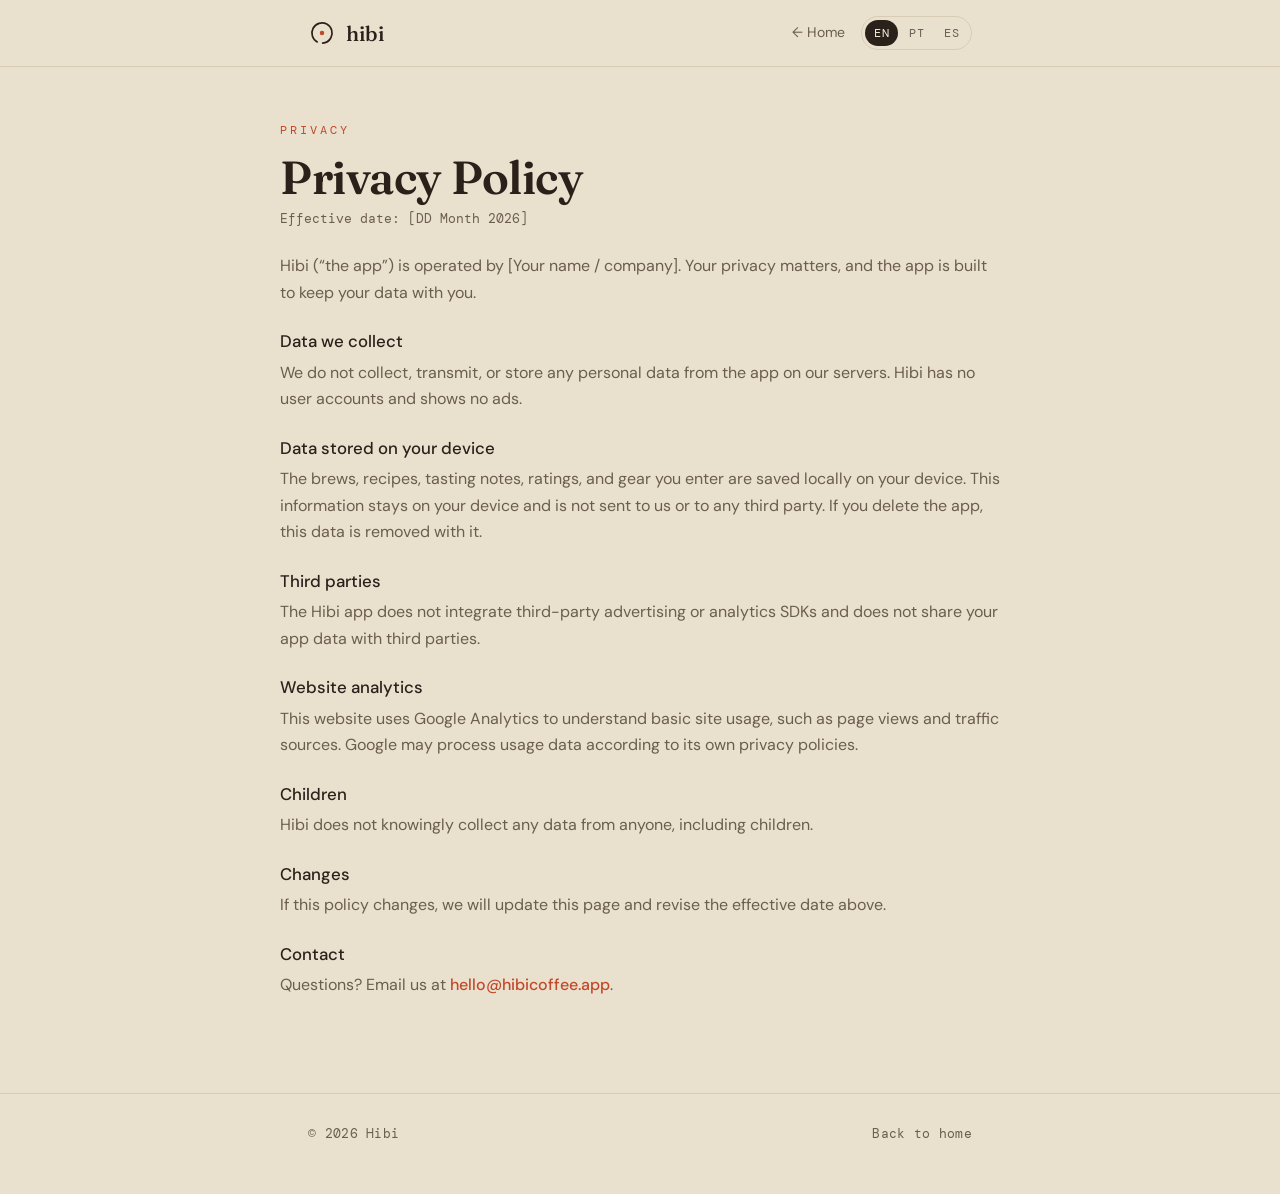
<file: privacy.html>
<!DOCTYPE html>
<html lang="en">
<head>
<meta charset="UTF-8">
<meta name="viewport" content="width=device-width, initial-scale=1.0">
<title>Hibi — Privacy Policy</title>
<meta name="description" content="Hibi privacy policy: your app data stays on your device. No accounts, no ads.">
<link rel="icon" type="image/png" href="favicon.png">
<link rel="apple-touch-icon" href="apple-touch-icon.png">
<!-- Google tag (gtag.js) -->
<script async src="https://www.googletagmanager.com/gtag/js?id=G-5S2B1TNDSS"></script>
<script>
  window.dataLayer = window.dataLayer || [];
  function gtag(){dataLayer.push(arguments);}
  gtag('js', new Date());

  gtag('config', 'G-5S2B1TNDSS');
</script>
<link rel="stylesheet" href="styles.css">
</head>
<body>
<div class="topbar"><div class="topbar-in">
  <a class="brand" href="index.html">
    <svg viewBox="0 0 100 100"><circle cx="50" cy="50" r="36" fill="none" stroke="#2A211B" stroke-width="6" stroke-linecap="round" stroke-dasharray="205 226" transform="rotate(118 50 50)"/><circle cx="50" cy="50" r="8" fill="#C0492A"/></svg>
    hibi
  </a>
  <div class="bar-right">
    <a class="home" href="index.html" data-home>← Home</a>
    <div class="lang" id="lang"><button data-lang="en">EN</button><button data-lang="pt">PT</button><button data-lang="es">ES</button></div>
  </div>
</div></div>

<main class="wrap doc">

  <section class="lang-block" data-lang="en">
    <div class="eyebrow">Privacy</div>
    <h1>Privacy Policy</h1>
    <div class="meta">Effective date: [DD Month 2026]</div>
    <p>Hibi (“the app”) is operated by [Your name / company]. Your privacy matters, and the app is built to keep your data with you.</p>
    <h3>Data we collect</h3>
    <p>We do not collect, transmit, or store any personal data from the app on our servers. Hibi has no user accounts and shows no ads.</p>
    <h3>Data stored on your device</h3>
    <p>The brews, recipes, tasting notes, ratings, and gear you enter are saved locally on your device. This information stays on your device and is not sent to us or to any third party. If you delete the app, this data is removed with it.</p>
    <h3>Third parties</h3>
    <p>The Hibi app does not integrate third-party advertising or analytics SDKs and does not share your app data with third parties.</p>
    <h3>Website analytics</h3>
    <p>This website uses Google Analytics to understand basic site usage, such as page views and traffic sources. Google may process usage data according to its own privacy policies.</p>
    <h3>Children</h3>
    <p>Hibi does not knowingly collect any data from anyone, including children.</p>
    <h3>Changes</h3>
    <p>If this policy changes, we will update this page and revise the effective date above.</p>
    <h3>Contact</h3>
    <p>Questions? Email us at <strong><a href="mailto:hello@hibicoffee.app">hello@hibicoffee.app</a></strong>.</p>
  </section>

  <section class="lang-block" data-lang="pt">
    <div class="eyebrow">Privacidade</div>
    <h1>Política de Privacidade</h1>
    <div class="meta">Data de vigência: [DD de mês de 2026]</div>
    <p>O Hibi (“o aplicativo”) é operado por [seu nome / empresa]. Sua privacidade é importante, e o aplicativo foi feito para manter seus dados com você.</p>
    <h3>Dados que coletamos</h3>
    <p>Não coletamos, transmitimos nem armazenamos nenhum dado pessoal do aplicativo em nossos servidores. O Hibi não possui contas de usuário e não exibe anúncios.</p>
    <h3>Dados armazenados no seu aparelho</h3>
    <p>Os preparos, receitas, notas de degustação, avaliações e equipamentos que você registra são salvos localmente no seu aparelho. Essas informações permanecem no seu dispositivo e não são enviadas a nós nem a terceiros. Se você excluir o aplicativo, esses dados são removidos junto.</p>
    <h3>Terceiros</h3>
    <p>O aplicativo Hibi não integra SDKs de publicidade ou de análise de terceiros e não compartilha seus dados do aplicativo com terceiros.</p>
    <h3>Análise do site</h3>
    <p>Este site usa Google Analytics para entender o uso básico do site, como visualizações de página e origens de tráfego. O Google pode processar dados de uso de acordo com suas próprias políticas de privacidade.</p>
    <h3>Crianças</h3>
    <p>O Hibi não coleta intencionalmente nenhum dado de ninguém, incluindo crianças.</p>
    <h3>Alterações</h3>
    <p>Se esta política mudar, atualizaremos esta página e revisaremos a data de vigência acima.</p>
    <h3>Contato</h3>
    <p>Dúvidas? Escreva para <strong><a href="mailto:hello@hibicoffee.app">hello@hibicoffee.app</a></strong>.</p>
  </section>

  <section class="lang-block" data-lang="es">
    <div class="eyebrow">Privacidad</div>
    <h1>Política de Privacidad</h1>
    <div class="meta">Fecha de vigencia: [DD de mes de 2026]</div>
    <p>Hibi (“la aplicación”) es operada por [tu nombre / empresa]. Tu privacidad es importante, y la aplicación está hecha para mantener tus datos contigo.</p>
    <h3>Datos que recopilamos</h3>
    <p>No recopilamos, transmitimos ni almacenamos ningún dato personal de la aplicación en nuestros servidores. Hibi no tiene cuentas de usuario y no muestra anuncios.</p>
    <h3>Datos almacenados en tu dispositivo</h3>
    <p>Las preparaciones, recetas, notas de cata, calificaciones y equipo que registras se guardan localmente en tu dispositivo. Esta información permanece en tu dispositivo y no se envía a nosotros ni a terceros. Si eliminas la aplicación, estos datos se eliminan con ella.</p>
    <h3>Terceros</h3>
    <p>La aplicación Hibi no integra SDKs de publicidad ni de analítica de terceros y no comparte tus datos de la aplicación con terceros.</p>
    <h3>Analítica del sitio web</h3>
    <p>Este sitio web usa Google Analytics para entender el uso básico del sitio, como vistas de página y fuentes de tráfico. Google puede procesar datos de uso de acuerdo con sus propias políticas de privacidad.</p>
    <h3>Niños</h3>
    <p>Hibi no recopila intencionadamente ningún dato de nadie, incluidos los niños.</p>
    <h3>Cambios</h3>
    <p>Si esta política cambia, actualizaremos esta página y revisaremos la fecha de vigencia indicada arriba.</p>
    <h3>Contacto</h3>
    <p>¿Preguntas? Escríbenos a <strong><a href="mailto:hello@hibicoffee.app">hello@hibicoffee.app</a></strong>.</p>
  </section>

</main>

<footer><div class="foot-in">
  <span>© 2026 Hibi</span>
  <span><a href="index.html" data-back>Back to home</a></span>
</div></footer>

<script>
const labels={en:{home:"← Home",back:"Back to home"},pt:{home:"← Início",back:"Voltar ao início"},es:{home:"← Inicio",back:"Volver al inicio"}};
function setLang(l){
  document.documentElement.lang=(l==='pt'?'pt-BR':l);
  document.querySelectorAll('.lang-block').forEach(b=>b.classList.toggle('on',b.dataset.lang===l));
  document.querySelectorAll('#lang button').forEach(b=>b.classList.toggle('on',b.dataset.lang===l));
  const t=labels[l]||labels.en;
  const h=document.querySelector('[data-home]'); if(h)h.textContent=t.home;
  const bk=document.querySelector('[data-back]'); if(bk)bk.textContent=t.back;
}
const sys=(navigator.language||'en').slice(0,2).toLowerCase();
setLang(['pt','es'].includes(sys)?sys:'en');
document.querySelectorAll('#lang button').forEach(b=>b.addEventListener('click',()=>setLang(b.dataset.lang)));
</script>
</body>
</html>
</file>
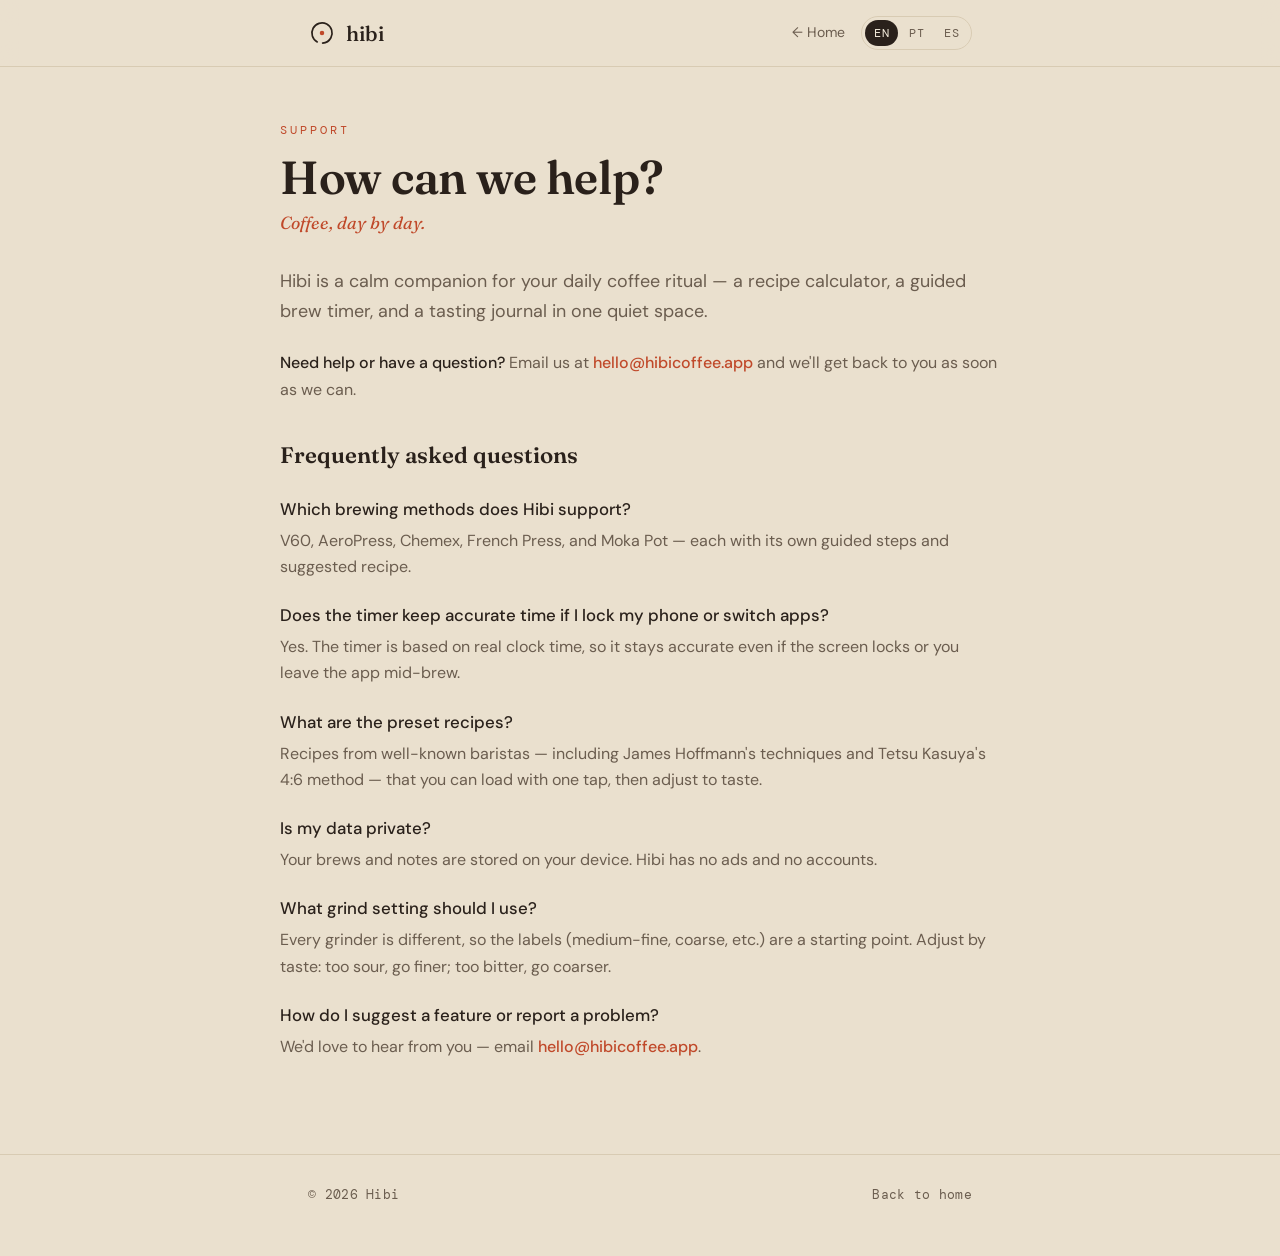
<file: support.html>
<!DOCTYPE html>
<html lang="en">
<head>
<meta charset="UTF-8">
<meta name="viewport" content="width=device-width, initial-scale=1.0">
<title>Hibi — Support</title>
<meta name="description" content="Hibi support and FAQ — help with methods, the guided timer, preset recipes, and privacy.">
<link rel="icon" type="image/png" href="favicon.png">
<link rel="apple-touch-icon" href="apple-touch-icon.png">
<!-- Google tag (gtag.js) -->
<script async src="https://www.googletagmanager.com/gtag/js?id=G-5S2B1TNDSS"></script>
<script>
  window.dataLayer = window.dataLayer || [];
  function gtag(){dataLayer.push(arguments);}
  gtag('js', new Date());

  gtag('config', 'G-5S2B1TNDSS');
</script>
<link rel="stylesheet" href="styles.css">
</head>
<body>
<div class="topbar"><div class="topbar-in">
  <a class="brand" href="index.html">
    <svg viewBox="0 0 100 100"><circle cx="50" cy="50" r="36" fill="none" stroke="#2A211B" stroke-width="6" stroke-linecap="round" stroke-dasharray="205 226" transform="rotate(118 50 50)"/><circle cx="50" cy="50" r="8" fill="#C0492A"/></svg>
    hibi
  </a>
  <div class="bar-right">
    <a class="home" href="index.html" data-home>← Home</a>
    <div class="lang" id="lang"><button data-lang="en">EN</button><button data-lang="pt">PT</button><button data-lang="es">ES</button></div>
  </div>
</div></div>

<main class="wrap doc">

  <section class="lang-block" data-lang="en">
    <div class="eyebrow">Support</div>
    <h1>How can we help?</h1>
    <div class="tagline">Coffee, day by day.</div>
    <p class="lead">Hibi is a calm companion for your daily coffee ritual — a recipe calculator, a guided brew timer, and a tasting journal in one quiet space.</p>
    <p><strong>Need help or have a question?</strong> Email us at <strong><a href="mailto:hello@hibicoffee.app">hello@hibicoffee.app</a></strong> and we'll get back to you as soon as we can.</p>
    <h2>Frequently asked questions</h2>
    <h3>Which brewing methods does Hibi support?</h3>
    <p>V60, AeroPress, Chemex, French Press, and Moka Pot — each with its own guided steps and suggested recipe.</p>
    <h3>Does the timer keep accurate time if I lock my phone or switch apps?</h3>
    <p>Yes. The timer is based on real clock time, so it stays accurate even if the screen locks or you leave the app mid-brew.</p>
    <h3>What are the preset recipes?</h3>
    <p>Recipes from well-known baristas — including James Hoffmann's techniques and Tetsu Kasuya's 4:6 method — that you can load with one tap, then adjust to taste.</p>
    <h3>Is my data private?</h3>
    <p>Your brews and notes are stored on your device. Hibi has no ads and no accounts.</p>
    <h3>What grind setting should I use?</h3>
    <p>Every grinder is different, so the labels (medium-fine, coarse, etc.) are a starting point. Adjust by taste: too sour, go finer; too bitter, go coarser.</p>
    <h3>How do I suggest a feature or report a problem?</h3>
    <p>We'd love to hear from you — email <strong><a href="mailto:hello@hibicoffee.app">hello@hibicoffee.app</a></strong>.</p>
  </section>

  <section class="lang-block" data-lang="pt">
    <div class="eyebrow">Suporte</div>
    <h1>Como podemos ajudar?</h1>
    <div class="tagline">Café, dia após dia.</div>
    <p class="lead">O Hibi é um companheiro tranquilo para o seu ritual diário de café — uma calculadora de receitas, um timer de preparo guiado e um diário de extrações em um só lugar.</p>
    <p><strong>Precisa de ajuda ou tem alguma dúvida?</strong> Escreva para <strong><a href="mailto:hello@hibicoffee.app">hello@hibicoffee.app</a></strong> e responderemos assim que possível.</p>
    <h2>Perguntas frequentes</h2>
    <h3>Quais métodos de preparo o Hibi suporta?</h3>
    <p>V60, AeroPress, Chemex, Prensa Francesa e Moka — cada um com etapas guiadas e uma receita sugerida.</p>
    <h3>O timer mantém o tempo certo se eu bloquear o celular ou trocar de app?</h3>
    <p>Sim. O cronômetro usa o horário real, então continua exato mesmo se a tela bloquear ou você sair do app durante o preparo.</p>
    <h3>O que são as receitas prontas?</h3>
    <p>Receitas de baristas famosos — incluindo técnicas do James Hoffmann e o método 4:6 do Tetsu Kasuya — que você carrega com um toque e ajusta ao seu gosto.</p>
    <h3>Meus dados são privados?</h3>
    <p>Seus preparos e anotações ficam no seu aparelho. O Hibi não tem anúncios nem contas.</p>
    <h3>Qual moagem devo usar?</h3>
    <p>Cada moedor é diferente, então as descrições (média-fina, grossa, etc.) são um ponto de partida. Ajuste pelo sabor: muito ácido, moa mais fino; muito amargo, mais grosso.</p>
    <h3>Como sugiro uma função ou relato um problema?</h3>
    <p>Vamos adorar saber — escreva para <strong><a href="mailto:hello@hibicoffee.app">hello@hibicoffee.app</a></strong>.</p>
  </section>

  <section class="lang-block" data-lang="es">
    <div class="eyebrow">Soporte</div>
    <h1>¿Cómo podemos ayudar?</h1>
    <div class="tagline">Café, día a día.</div>
    <p class="lead">Hibi es un compañero tranquilo para tu ritual diario de café — una calculadora de recetas, un temporizador de preparación guiada y un diario de extracciones en un solo espacio.</p>
    <p><strong>¿Necesitas ayuda o tienes alguna duda?</strong> Escríbenos a <strong><a href="mailto:hello@hibicoffee.app">hello@hibicoffee.app</a></strong> y te responderemos lo antes posible.</p>
    <h2>Preguntas frecuentes</h2>
    <h3>¿Qué métodos de preparación admite Hibi?</h3>
    <p>V60, AeroPress, Chemex, prensa francesa y cafetera Moka — cada uno con pasos guiados y una receta sugerida.</p>
    <h3>¿El temporizador mantiene el tiempo exacto si bloqueo el teléfono o cambio de app?</h3>
    <p>Sí. El temporizador usa la hora real, así que sigue siendo exacto aunque se bloquee la pantalla o salgas de la app durante la preparación.</p>
    <h3>¿Qué son las recetas predefinidas?</h3>
    <p>Recetas de baristas reconocidos — incluidas las técnicas de James Hoffmann y el método 4:6 de Tetsu Kasuya — que puedes cargar con un toque y ajustar a tu gusto.</p>
    <h3>¿Mis datos son privados?</h3>
    <p>Tus preparaciones y notas se guardan en tu dispositivo. Hibi no tiene anuncios ni cuentas.</p>
    <h3>¿Qué molienda debo usar?</h3>
    <p>Cada molino es distinto, así que las descripciones (media-fina, gruesa, etc.) son un punto de partida. Ajusta según el sabor: muy ácido, muele más fino; muy amargo, más grueso.</p>
    <h3>¿Cómo sugiero una función o reporto un problema?</h3>
    <p>Nos encantaría saber de ti — escríbenos a <strong><a href="mailto:hello@hibicoffee.app">hello@hibicoffee.app</a></strong>.</p>
  </section>

</main>

<footer><div class="foot-in">
  <span>© 2026 Hibi</span>
  <span><a href="index.html" data-back>Back to home</a></span>
</div></footer>

<script>
const labels={en:{home:"← Home",back:"Back to home"},pt:{home:"← Início",back:"Voltar ao início"},es:{home:"← Inicio",back:"Volver al inicio"}};
function setLang(l){
  document.documentElement.lang=(l==='pt'?'pt-BR':l);
  document.querySelectorAll('.lang-block').forEach(b=>b.classList.toggle('on',b.dataset.lang===l));
  document.querySelectorAll('#lang button').forEach(b=>b.classList.toggle('on',b.dataset.lang===l));
  const t=labels[l]||labels.en;
  const h=document.querySelector('[data-home]'); if(h)h.textContent=t.home;
  const bk=document.querySelector('[data-back]'); if(bk)bk.textContent=t.back;
}
const sys=(navigator.language||'en').slice(0,2).toLowerCase();
setLang(['pt','es'].includes(sys)?sys:'en');
document.querySelectorAll('#lang button').forEach(b=>b.addEventListener('click',()=>setLang(b.dataset.lang)));
</script>
</body>
</html>
</file>
<file: styles.css>
/* Hibi — shared styles for content pages (privacy, support) */
@import url('https://fonts.googleapis.com/css2?family=Fraunces:ital,opsz,wght@0,9..144,400;0,9..144,500;0,9..144,600;1,9..144,400&family=DM+Mono:wght@400;500&family=DM+Sans:wght@400;500&display=swap');
:root{
  --paper:#EAE0CE;--card:#F4ECDC;--ink:#2A211B;--ink-soft:#6B5D4F;
  --line:#D8CBB3;--ember:#C0492A;--ember-soft:#E7B7A4;--espresso:#221912;--cream:#F4ECDC;}
*{margin:0;padding:0;box-sizing:border-box;}
html{scroll-behavior:smooth;}
body{background:var(--paper);color:var(--ink);font-family:'DM Sans',sans-serif;line-height:1.65;-webkit-font-smoothing:antialiased;}
a{color:var(--ember);text-decoration:none;}
a:hover{text-decoration:underline;}
.wrap{max-width:720px;margin:0 auto;padding:0 28px;}

.topbar{position:sticky;top:0;z-index:20;background:rgba(234,224,206,.85);backdrop-filter:blur(12px);border-bottom:1px solid var(--line);}
.topbar-in{max-width:720px;margin:0 auto;padding:0 28px;height:66px;display:flex;align-items:center;justify-content:space-between;}
.brand{display:flex;align-items:center;gap:10px;font-family:'Fraunces',serif;font-size:21px;font-weight:500;color:var(--ink);}
.brand svg{width:28px;height:28px;}
.bar-right{display:flex;align-items:center;gap:16px;}
.home{font-size:14px;color:var(--ink-soft);}
.home:hover{color:var(--ink);text-decoration:none;}
.lang{display:flex;gap:2px;align-items:center;border:1px solid var(--line);border-radius:999px;padding:3px;}
.lang button{background:none;border:none;cursor:pointer;color:var(--ink-soft);padding:5px 9px;border-radius:999px;font-family:'DM Mono',monospace;font-size:12px;letter-spacing:.5px;}
.lang button.on{background:var(--ink);color:var(--cream);}

.doc{padding:54px 0 30px;}
.eyebrow{font-family:'DM Mono',monospace;font-size:12px;letter-spacing:3px;text-transform:uppercase;color:var(--ember);margin-bottom:12px;}
.doc h1{font-family:'Fraunces',serif;font-weight:600;font-size:clamp(2.1rem,5vw,2.9rem);line-height:1.06;letter-spacing:-.01em;margin-bottom:6px;}
.doc .tagline{font-family:'Fraunces',serif;font-style:italic;color:var(--ember);font-size:1.1rem;margin-bottom:30px;}
.doc h2{font-family:'Fraunces',serif;font-weight:600;font-size:1.4rem;margin:34px 0 10px;}
.doc h3{font-family:'DM Sans',sans-serif;font-weight:500;font-size:1.05rem;margin:22px 0 4px;color:var(--ink);}
.doc p{color:var(--ink-soft);margin-bottom:14px;}
.doc p strong, .doc .lead strong{color:var(--ink);font-weight:500;}
.doc .lead{font-size:1.12rem;color:var(--ink-soft);margin-bottom:24px;}
.meta{font-family:'DM Mono',monospace;font-size:13px;color:var(--ink-soft);margin-bottom:24px;}
.note{background:var(--card);border:1px solid var(--line);border-radius:16px;padding:18px 20px;font-size:.92rem;color:var(--ink-soft);margin-top:34px;}
.lang-block{display:none;}
.lang-block.on{display:block;}

footer{border-top:1px solid var(--line);margin-top:50px;}
.foot-in{max-width:720px;margin:0 auto;padding:30px 28px 50px;display:flex;justify-content:space-between;flex-wrap:wrap;gap:12px;
  font-family:'DM Mono',monospace;font-size:12.5px;letter-spacing:.3px;color:var(--ink-soft);}
.foot-in a{color:var(--ink-soft);}
</file>
